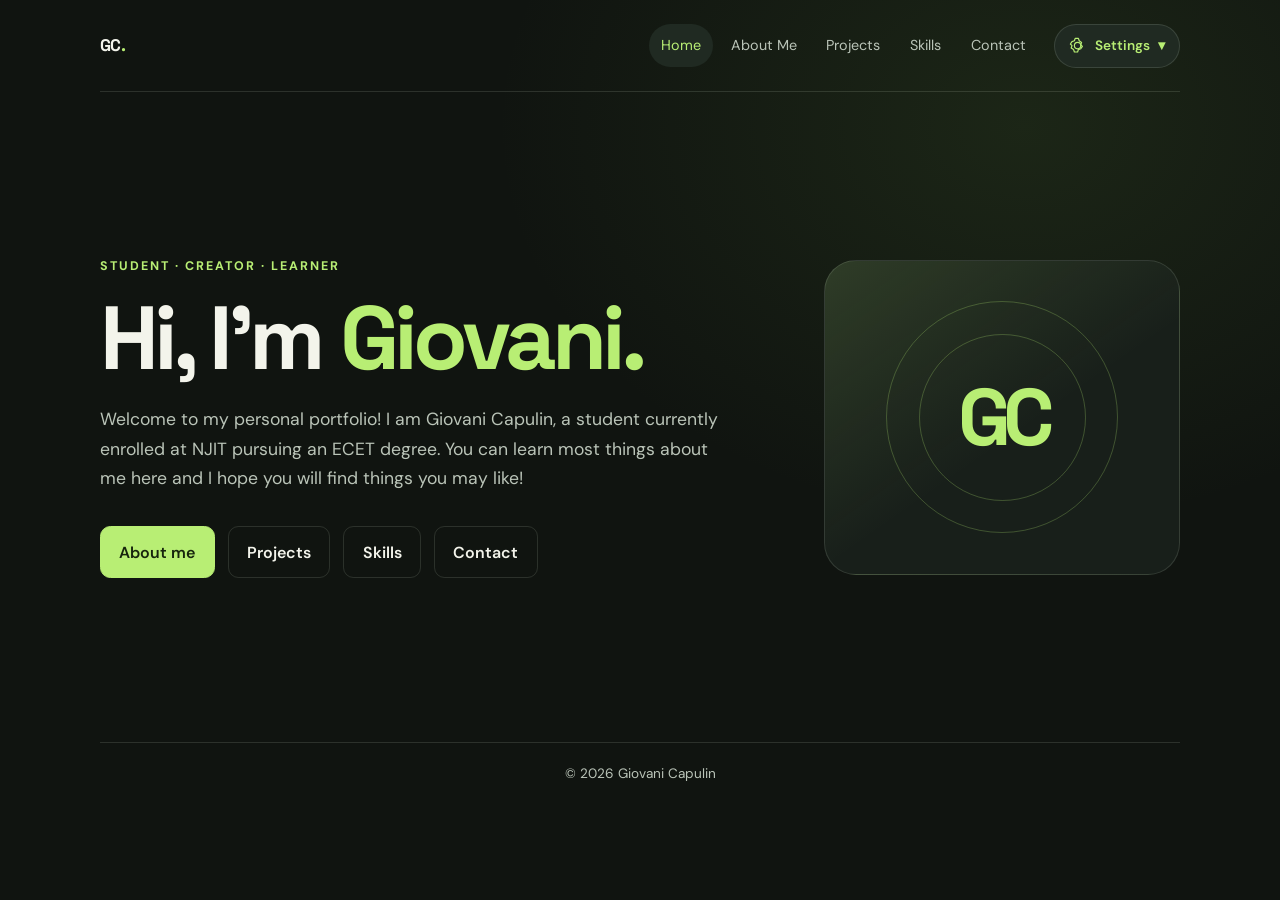
<file: index.html>
<!doctype html>
<html lang="en">
<head>
  <meta charset="utf-8">
  <meta name="viewport" content="width=device-width, initial-scale=1">
  <meta name="description" content="Giovani Capulin's personal portfolio as an NJIT ECET student.">
  <title>Home | Giovani Capulin</title>
  <script src="theme.js?v=2"></script>
  <link rel="stylesheet" href="styles.css?v=2">
  <link rel="icon" type="image/svg+xml" href="favicons/favicon-04.svg">
</head>
<body>
  <a class="skip-link" href="#main">Skip to content</a>
  <header class="site-header">
    <a class="brand" href="index.html">GC<span>.</span></a>
    <nav class="nav-links" aria-label="Main navigation">
      <a href="index.html" aria-current="page">Home</a>
      <a href="about.html">About Me</a>
      <a href="projects.html">Projects</a>
      <a href="skills.html">Skills</a>
      <a href="contact.html">Contact</a>
    </nav>
    <details class="theme-settings" hidden>
      <summary aria-label="Appearance settings"><svg viewBox="0 0 24 24" aria-hidden="true"><path d="M12 8a4 4 0 1 0 0 8 4 4 0 0 0 0-8Z"/><path d="m9 3-1 3-3 1-2 3 2 2-1 3 3 2 1 3h4l1-3 3-1 2-3-2-2 1-3-3-2-1-3Z"/></svg><span>Settings</span><span aria-hidden="true">&#9662;</span></summary>
      <div class="theme-menu" role="group" aria-label="Appearance">
        <p>Appearance</p>
        <button type="button" data-theme-choice="light" aria-pressed="false">Light <span aria-hidden="true">&#9728;</span></button>
        <button type="button" data-theme-choice="dark" aria-pressed="true">Dark <span aria-hidden="true">&#9790;</span></button>
      </div>
    </details>
  </header>
  <main id="main" class="hero">
    <section>
      <p class="eyebrow">Student · Creator · Learner</p>
      <h1>Hi, I’m <span class="highlight">Giovani.</span></h1>
      <p class="hero-copy">Welcome to my personal portfolio! I am Giovani Capulin, a student currently enrolled at NJIT pursuing an ECET degree. You can learn most things about me here and I hope you will find things you may like!</p>
      <div class="hero-actions">
        <a class="button button-primary" href="about.html">About me</a>
        <a class="button" href="projects.html">Projects</a>
        <a class="button" href="skills.html">Skills</a>
        <a class="button" href="contact.html">Contact</a>
      </div>
    </section>
    <aside class="hero-card" aria-label="Giovani Capulin initials">
      <span class="monogram" aria-hidden="true">GC</span>
    </aside>
  </main>
  <footer class="site-footer"><p>© 2026 Giovani Capulin</p></footer>
</body>
</html>
</file>
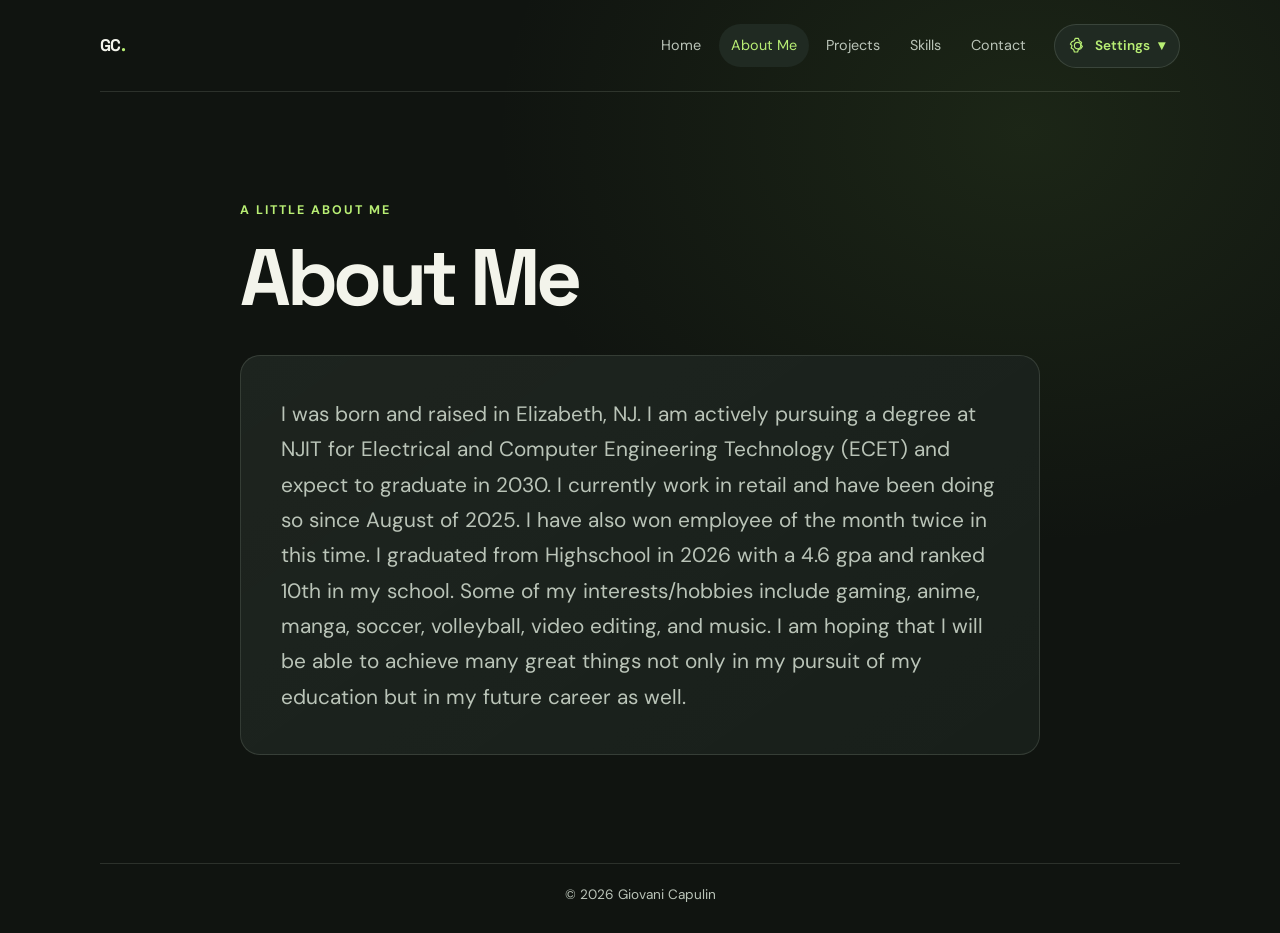
<file: about.html>
<!doctype html>
<html lang="en">
<head>
  <meta charset="utf-8">
  <meta name="viewport" content="width=device-width, initial-scale=1">
  <meta name="description" content="Learn more about Giovani Capulin, an NJIT ECET student.">
  <title>About Me | Giovani Capulin</title>
  <script src="theme.js?v=2"></script>
  <link rel="stylesheet" href="styles.css?v=2">
  <link rel="icon" type="image/svg+xml" href="favicons/favicon-04.svg">
</head>
<body>
  <a class="skip-link" href="#main">Skip to content</a>
  <header class="site-header">
    <a class="brand" href="index.html">GC<span>.</span></a>
    <nav class="nav-links" aria-label="Main navigation">
      <a href="index.html">Home</a>
      <a href="about.html" aria-current="page">About Me</a>
      <a href="projects.html">Projects</a>
      <a href="skills.html">Skills</a>
      <a href="contact.html">Contact</a>
    </nav>
    <details class="theme-settings" hidden>
      <summary aria-label="Appearance settings"><svg viewBox="0 0 24 24" aria-hidden="true"><path d="M12 8a4 4 0 1 0 0 8 4 4 0 0 0 0-8Z"/><path d="m9 3-1 3-3 1-2 3 2 2-1 3 3 2 1 3h4l1-3 3-1 2-3-2-2 1-3-3-2-1-3Z"/></svg><span>Settings</span><span aria-hidden="true">&#9662;</span></summary>
      <div class="theme-menu" role="group" aria-label="Appearance">
        <p>Appearance</p>
        <button type="button" data-theme-choice="light" aria-pressed="false">Light <span aria-hidden="true">&#9728;</span></button>
        <button type="button" data-theme-choice="dark" aria-pressed="true">Dark <span aria-hidden="true">&#9790;</span></button>
      </div>
    </details>
  </header>
  <main id="main" class="page-content">
    <p class="eyebrow">A little about me</p>
    <h1>About Me</h1>
    <section class="content-panel">
      <p class="lead">I was born and raised in Elizabeth, NJ. I am actively pursuing a degree at NJIT for Electrical and Computer Engineering Technology (ECET) and expect to graduate in 2030. I currently work in retail and have been doing so since August of 2025. I have also won employee of the month twice in this time. I graduated from Highschool in 2026 with a 4.6 gpa and ranked 10th in my school. Some of my interests/hobbies include gaming, anime, manga, soccer, volleyball, video editing, and music. I am hoping that I will be able to achieve many great things not only in my pursuit of my education but in my future career as well.</p>
    </section>
  </main>
  <footer class="site-footer"><p>© 2026 Giovani Capulin</p></footer>
</body>
</html>
</file>
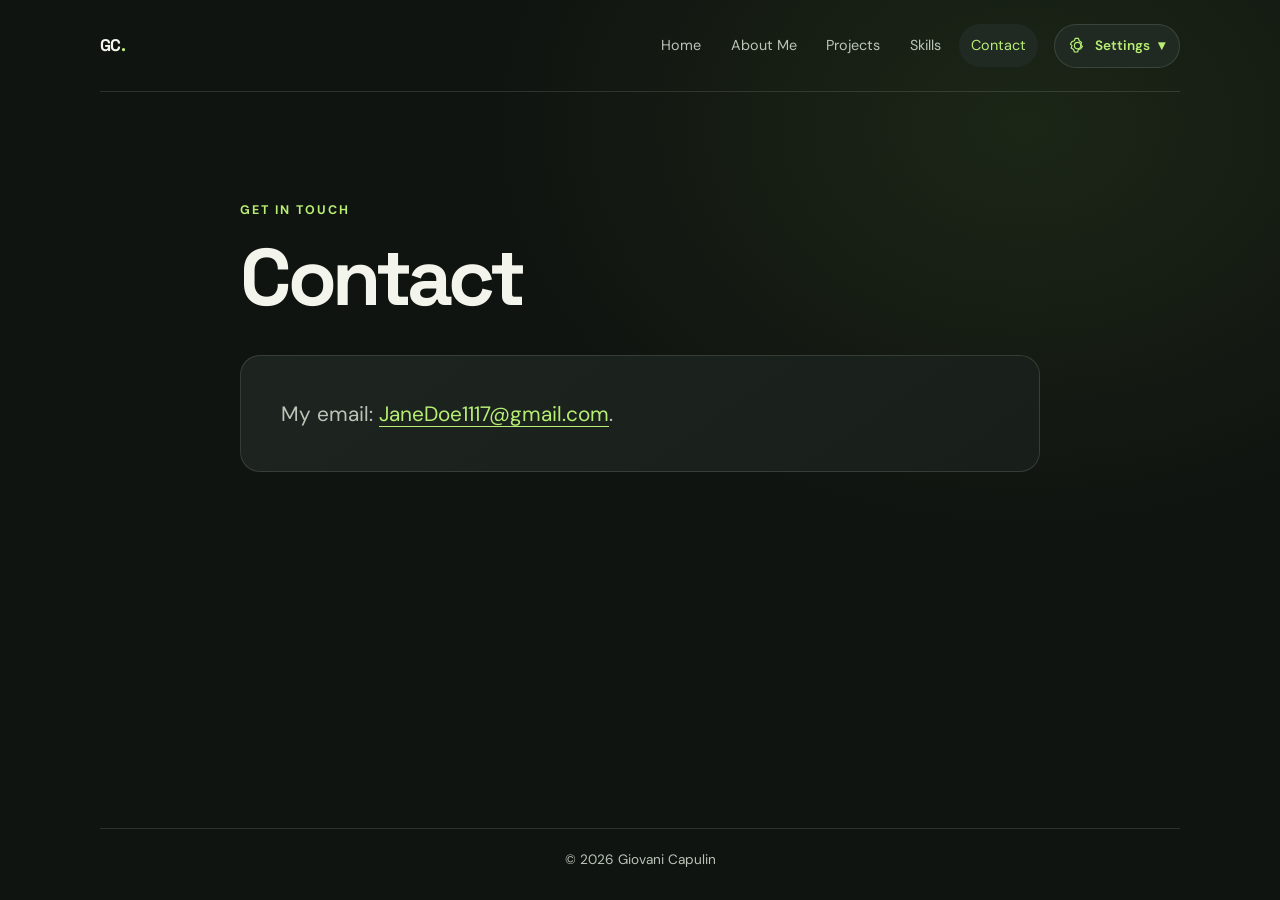
<file: contact.html>
<!doctype html>
<html lang="en">
<head>
  <meta charset="utf-8">
  <meta name="viewport" content="width=device-width, initial-scale=1">
  <meta name="description" content="Contact Giovani Capulin.">
  <title>Contact | Giovani Capulin</title>
  <script src="theme.js?v=2"></script>
  <link rel="stylesheet" href="styles.css?v=2">
  <link rel="icon" type="image/svg+xml" href="favicons/favicon-04.svg">
</head>
<body>
  <a class="skip-link" href="#main">Skip to content</a>
  <header class="site-header">
    <a class="brand" href="index.html">GC<span>.</span></a>
    <nav class="nav-links" aria-label="Main navigation">
      <a href="index.html">Home</a>
      <a href="about.html">About Me</a>
      <a href="projects.html">Projects</a>
      <a href="skills.html">Skills</a>
      <a href="contact.html" aria-current="page">Contact</a>
    </nav>
    <details class="theme-settings" hidden>
      <summary aria-label="Appearance settings"><svg viewBox="0 0 24 24" aria-hidden="true"><path d="M12 8a4 4 0 1 0 0 8 4 4 0 0 0 0-8Z"/><path d="m9 3-1 3-3 1-2 3 2 2-1 3 3 2 1 3h4l1-3 3-1 2-3-2-2 1-3-3-2-1-3Z"/></svg><span>Settings</span><span aria-hidden="true">&#9662;</span></summary>
      <div class="theme-menu" role="group" aria-label="Appearance">
        <p>Appearance</p>
        <button type="button" data-theme-choice="light" aria-pressed="false">Light <span aria-hidden="true">&#9728;</span></button>
        <button type="button" data-theme-choice="dark" aria-pressed="true">Dark <span aria-hidden="true">&#9790;</span></button>
      </div>
    </details>
  </header>
  <main id="main" class="page-content">
    <p class="eyebrow">Get in touch</p>
    <h1>Contact</h1>
    <section class="content-panel">
      <p class="lead">My email: <a class="email-link" href="mailto:JaneDoe1117@gmail.com">JaneDoe1117@gmail.com</a>.</p>
    </section>
  </main>
  <footer class="site-footer"><p>© 2026 Giovani Capulin</p></footer>
</body>
</html>
</file>
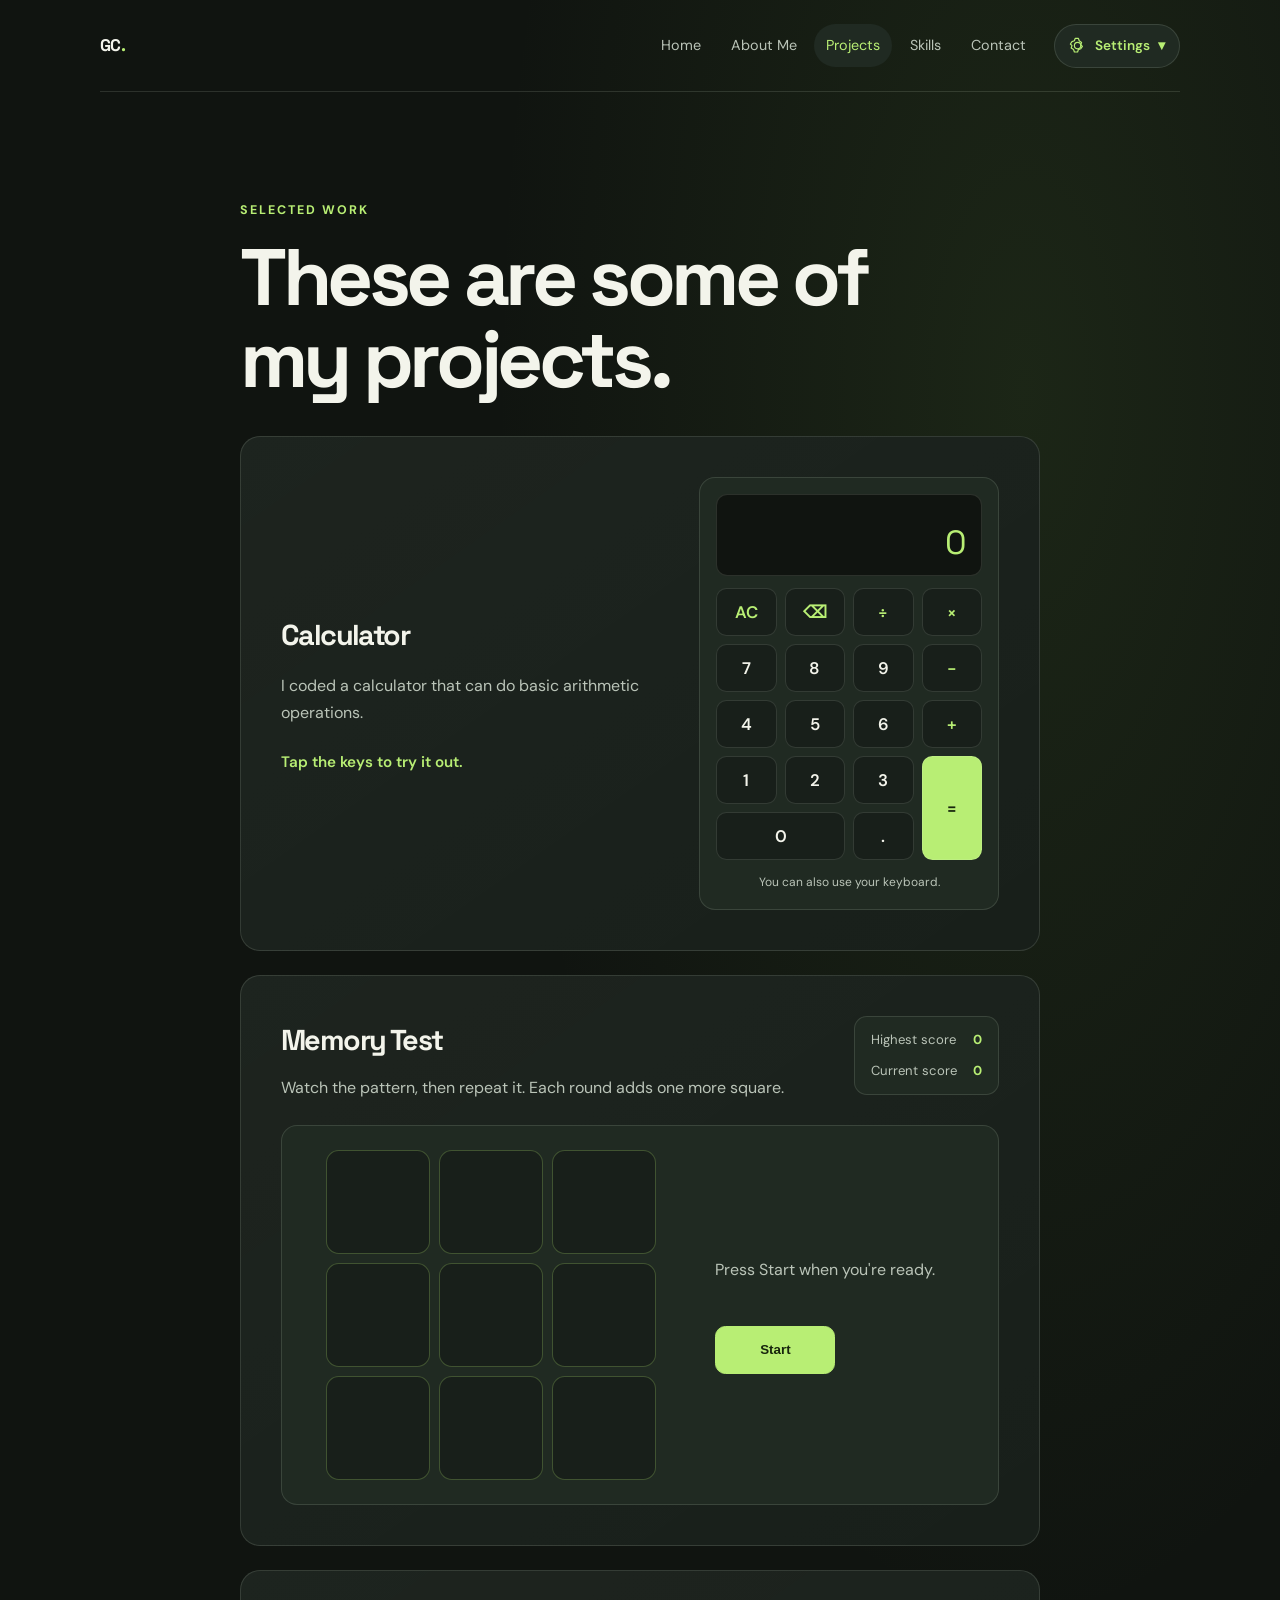
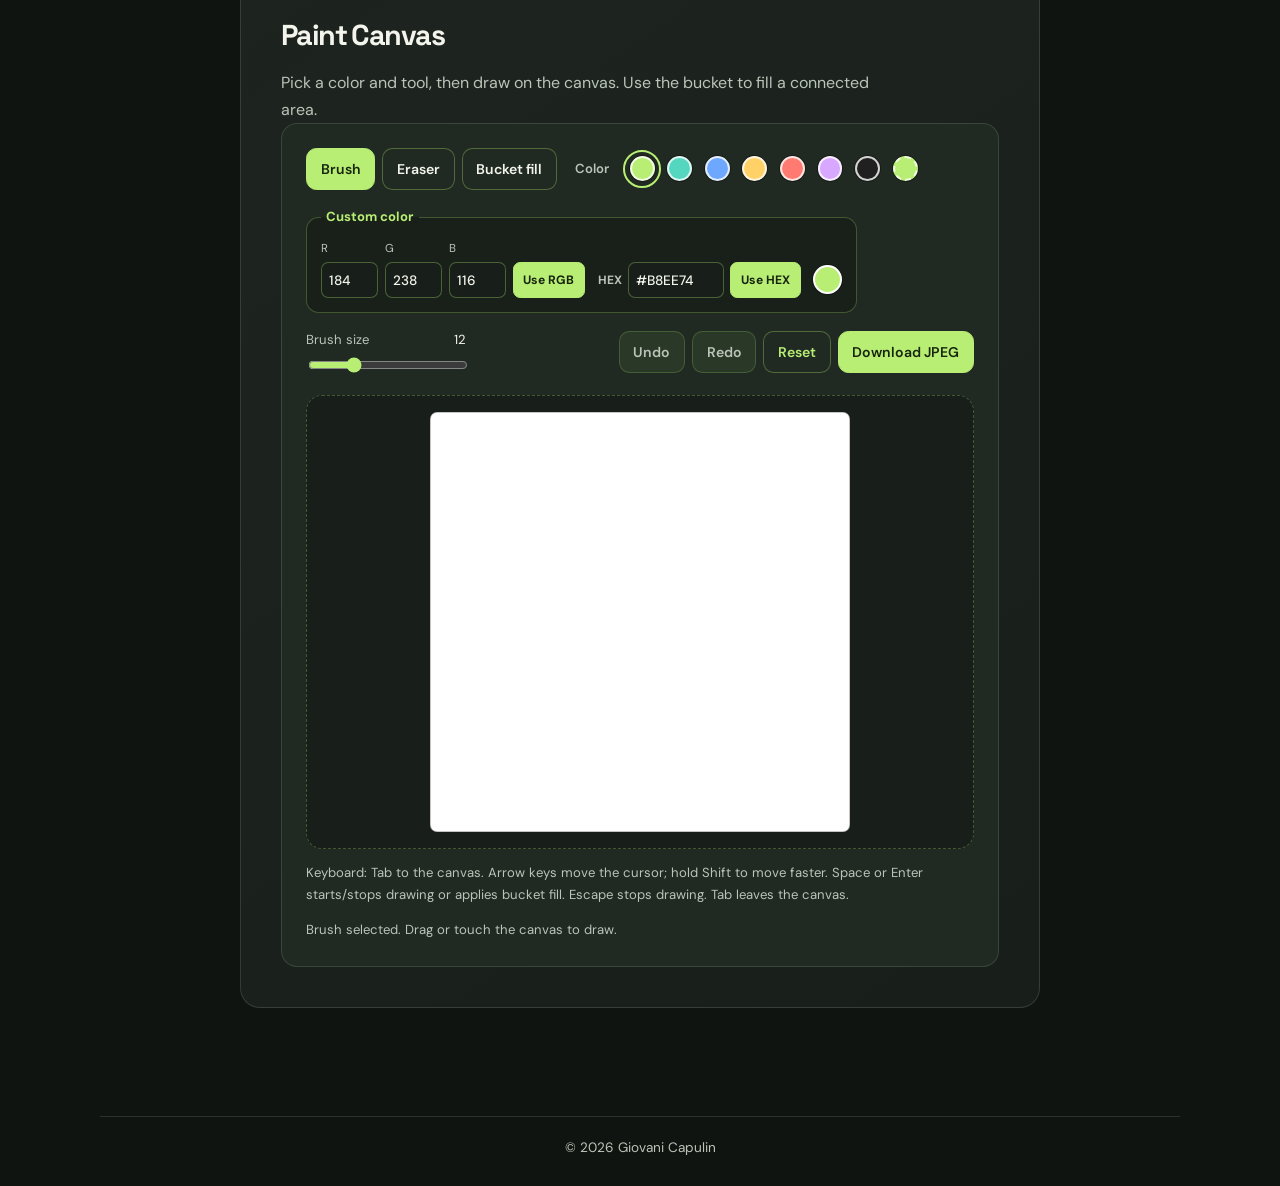
<file: projects.html>
<!doctype html>
<html lang="en">
<head>
  <meta charset="utf-8">
  <meta name="viewport" content="width=device-width, initial-scale=1">
  <meta name="description" content="Projects by Giovani Capulin.">
  <title>Projects | Giovani Capulin</title>
  <script src="theme.js?v=2"></script>
  <link rel="stylesheet" href="styles.css?v=2">
  <link rel="icon" type="image/svg+xml" href="favicons/favicon-04.svg">
</head>
<body>
  <a class="skip-link" href="#main">Skip to content</a>
  <header class="site-header">
    <a class="brand" href="index.html">GC<span>.</span></a>
    <nav class="nav-links" aria-label="Main navigation">
      <a href="index.html">Home</a>
      <a href="about.html">About Me</a>
      <a href="projects.html" aria-current="page">Projects</a>
      <a href="skills.html">Skills</a>
      <a href="contact.html">Contact</a>
    </nav>
    <details class="theme-settings" hidden>
      <summary aria-label="Appearance settings"><svg viewBox="0 0 24 24" aria-hidden="true"><path d="M12 8a4 4 0 1 0 0 8 4 4 0 0 0 0-8Z"/><path d="m9 3-1 3-3 1-2 3 2 2-1 3 3 2 1 3h4l1-3 3-1 2-3-2-2 1-3-3-2-1-3Z"/></svg><span>Settings</span><span aria-hidden="true">&#9662;</span></summary>
      <div class="theme-menu" role="group" aria-label="Appearance">
        <p>Appearance</p>
        <button type="button" data-theme-choice="light" aria-pressed="false">Light <span aria-hidden="true">&#9728;</span></button>
        <button type="button" data-theme-choice="dark" aria-pressed="true">Dark <span aria-hidden="true">&#9790;</span></button>
      </div>
    </details>
  </header>
  <main id="main" class="page-content">
    <p class="eyebrow">Selected work</p>
    <h1>These are some of my projects.</h1>
    <div class="project-list">
    <section class="content-panel project-card" aria-labelledby="calculator-project">
      <div>
        <h2 id="calculator-project">Calculator</h2>
        <p>I coded a calculator that can do basic arithmetic operations.</p>
        <p class="project-hint">Tap the keys to try it out.</p>
      </div>
      <div class="calculator" role="group" aria-label="Basic arithmetic calculator">
        <div class="calculator-display">
          <div class="calculator-expression" id="calculator-expression" aria-hidden="true"></div>
          <output class="calculator-result" id="calculator-result" aria-live="polite" aria-atomic="true">0</output>
        </div>
        <div class="calculator-keys" id="calculator-keys">
          <button class="calc-key calc-key-utility" type="button" data-action="clear" aria-label="Clear">AC</button>
          <button class="calc-key calc-key-utility" type="button" data-action="backspace" aria-label="Delete last digit">⌫</button>
          <button class="calc-key calc-key-operation" type="button" data-action="operator" data-value="/" aria-label="Divide">÷</button>
          <button class="calc-key calc-key-operation" type="button" data-action="operator" data-value="*" aria-label="Multiply">×</button>
          <button class="calc-key" type="button" data-action="digit" data-value="7">7</button>
          <button class="calc-key" type="button" data-action="digit" data-value="8">8</button>
          <button class="calc-key" type="button" data-action="digit" data-value="9">9</button>
          <button class="calc-key calc-key-operation" type="button" data-action="operator" data-value="-" aria-label="Subtract">−</button>
          <button class="calc-key" type="button" data-action="digit" data-value="4">4</button>
          <button class="calc-key" type="button" data-action="digit" data-value="5">5</button>
          <button class="calc-key" type="button" data-action="digit" data-value="6">6</button>
          <button class="calc-key calc-key-operation" type="button" data-action="operator" data-value="+" aria-label="Add">+</button>
          <button class="calc-key" type="button" data-action="digit" data-value="1">1</button>
          <button class="calc-key" type="button" data-action="digit" data-value="2">2</button>
          <button class="calc-key" type="button" data-action="digit" data-value="3">3</button>
          <button class="calc-key calc-key-equals" type="button" data-action="equals" aria-label="Equals">=</button>
          <button class="calc-key calc-key-zero" type="button" data-action="digit" data-value="0">0</button>
          <button class="calc-key" type="button" data-action="decimal" aria-label="Decimal point">.</button>
        </div>
        <p class="calculator-note">You can also use your keyboard.</p>
      </div>
    </section>
    <section class="content-panel memory-project" aria-labelledby="memory-project-title">
      <div class="memory-intro">
        <div>
          <h2 id="memory-project-title">Memory Test</h2>
          <p>Watch the pattern, then repeat it. Each round adds one more square.</p>
        </div>
        <div class="memory-scores" aria-label="Game scores">
          <p>Highest score <strong id="memory-high-score">0</strong></p>
          <p>Current score <strong id="memory-current-score">0</strong></p>
        </div>
      </div>
      <div class="memory-game" id="memory-game">
        <div class="memory-board" id="memory-board" role="group" aria-label="Memory game squares">
          <button class="memory-square" type="button" data-square="0" aria-label="Square 1" disabled></button>
          <button class="memory-square" type="button" data-square="1" aria-label="Square 2" disabled></button>
          <button class="memory-square" type="button" data-square="2" aria-label="Square 3" disabled></button>
          <button class="memory-square" type="button" data-square="3" aria-label="Square 4" disabled></button>
          <button class="memory-square" type="button" data-square="4" aria-label="Square 5" disabled></button>
          <button class="memory-square" type="button" data-square="5" aria-label="Square 6" disabled></button>
          <button class="memory-square" type="button" data-square="6" aria-label="Square 7" disabled></button>
          <button class="memory-square" type="button" data-square="7" aria-label="Square 8" disabled></button>
          <button class="memory-square" type="button" data-square="8" aria-label="Square 9" disabled></button>
        </div>
        <div class="memory-controls">
          <p class="memory-status" id="memory-status" tabindex="-1" aria-live="polite">Press Start when you're ready.</p>
          <button class="button button-primary memory-start" id="memory-start" type="button">Start</button>
        </div>
      </div>
      <div class="memory-dialog" id="memory-dialog" role="dialog" aria-modal="true" aria-labelledby="memory-dialog-title" hidden>
        <div class="memory-dialog-card">
          <button class="memory-dialog-close" id="memory-close" type="button" aria-label="Close and reset game">×</button>
          <h2 id="memory-dialog-title">Nice try!</h2>
          <p id="memory-final-score">Your score: 0</p>
          <button class="button button-primary memory-restart" id="memory-restart" type="button">
            <svg viewBox="0 0 24 24" aria-hidden="true" focusable="false"><path d="M20 7v5h-5M19 12a7 7 0 1 1-2-4.9L20 12"/></svg>
            <span>Try again?</span>
          </button>
        </div>
      </div>
    </section>
    <section class="content-panel paint-project" aria-labelledby="paint-project-title">
      <div class="paint-intro">
        <h2 id="paint-project-title">Paint Canvas</h2>
        <p>Pick a color and tool, then draw on the canvas. Use the bucket to fill a connected area.</p>
      </div>
      <div class="paint-app">
        <div class="paint-controls">
          <div class="paint-control-group" role="group" aria-label="Drawing tools">
            <button class="paint-tool" type="button" data-tool="brush" aria-pressed="true">Brush</button>
            <button class="paint-tool" type="button" data-tool="eraser" aria-pressed="false">Eraser</button>
            <button class="paint-tool" type="button" data-tool="fill" aria-pressed="false">Bucket fill</button>
          </div>
          <fieldset class="paint-colors">
            <legend>Color</legend>
            <button class="paint-color" type="button" data-color="#b8ee74" aria-label="Green" aria-pressed="true"><span class="paint-color-chip" style="background-color: #b8ee74"></span></button>
            <button class="paint-color" type="button" data-color="#55d6be" aria-label="Teal" aria-pressed="false"><span class="paint-color-chip" style="background-color: #55d6be"></span></button>
            <button class="paint-color" type="button" data-color="#6ea8fe" aria-label="Blue" aria-pressed="false"><span class="paint-color-chip" style="background-color: #6ea8fe"></span></button>
            <button class="paint-color" type="button" data-color="#ffd166" aria-label="Yellow" aria-pressed="false"><span class="paint-color-chip" style="background-color: #ffd166"></span></button>
            <button class="paint-color" type="button" data-color="#ff7b72" aria-label="Coral" aria-pressed="false"><span class="paint-color-chip" style="background-color: #ff7b72"></span></button>
            <button class="paint-color" type="button" data-color="#d8a7ff" aria-label="Purple" aria-pressed="false"><span class="paint-color-chip" style="background-color: #d8a7ff"></span></button>
            <button class="paint-color" type="button" data-color="#202020" aria-label="Black" aria-pressed="false"><span class="paint-color-chip" style="background-color: #202020"></span></button>
            <button class="paint-color paint-custom-chip-button" id="paint-custom-color" type="button" data-color="#b8ee74" aria-label="Custom color" aria-pressed="false"><span class="paint-color-chip" id="paint-custom-chip" style="background-color: #b8ee74"></span></button>
          </fieldset>
          <fieldset class="paint-customizer">
            <legend>Custom color</legend>
            <div class="paint-custom-row">
              <div class="paint-rgb-inputs" aria-label="RGB color values">
                <label>R<input id="paint-red" type="number" min="0" max="255" value="184" inputmode="numeric" aria-label="Red value from 0 to 255"></label>
                <label>G<input id="paint-green" type="number" min="0" max="255" value="238" inputmode="numeric" aria-label="Green value from 0 to 255"></label>
                <label>B<input id="paint-blue" type="number" min="0" max="255" value="116" inputmode="numeric" aria-label="Blue value from 0 to 255"></label>
                <button class="paint-apply-color" id="paint-use-rgb" type="button">Use RGB</button>
              </div>
              <div class="paint-hex-input">
                <label for="paint-hex">HEX</label>
                <input id="paint-hex" type="text" value="#B8EE74" maxlength="7" pattern="#[0-9A-Fa-f]{6}" autocomplete="off" spellcheck="false">
                <button class="paint-apply-color" id="paint-use-hex" type="button">Use HEX</button>
              </div>
              <span class="paint-custom-preview" id="paint-custom-preview" role="img" aria-label="Custom color preview" style="background-color: #b8ee74"></span>
            </div>
          </fieldset>
          <label class="paint-size" for="paint-size">
            <span>Brush size <output id="paint-size-value" for="paint-size">12</output></span>
            <input id="paint-size" type="range" min="2" max="40" value="12">
          </label>
          <div class="paint-control-group paint-actions" role="group" aria-label="Canvas actions">
            <button class="paint-action" id="paint-undo" type="button" aria-label="Undo" disabled>Undo</button>
            <button class="paint-action" id="paint-redo" type="button" aria-label="Redo" disabled>Redo</button>
            <button class="paint-action" id="paint-reset" type="button">Reset</button>
            <button class="paint-action paint-download" id="paint-download-jpeg" type="button">Download JPEG</button>
          </div>
        </div>
        <div class="paint-stage">
          <div class="paint-surface">
            <canvas id="paint-canvas" width="420" height="420" tabindex="0" role="application" aria-label="Drawing canvas" aria-describedby="paint-keyboard-help paint-status">
              Your drawing canvas. Use a mouse, touch, or the keyboard controls described below.
            </canvas>
            <span class="paint-keyboard-cursor" id="paint-keyboard-cursor" aria-hidden="true" hidden></span>
          </div>
        </div>
        <p class="paint-status" id="paint-keyboard-help">Keyboard: Tab to the canvas. Arrow keys move the cursor; hold Shift to move faster. Space or Enter starts/stops drawing or applies bucket fill. Escape stops drawing. Tab leaves the canvas.</p>
        <p class="paint-status" id="paint-status" aria-live="polite">Brush selected. Drag or touch the canvas to draw.</p>
      </div>
    </section>
    </div>
  </main>
  <footer class="site-footer"><p>© 2026 Giovani Capulin</p></footer>
  <script>
    (() => {
      const keys = document.getElementById('calculator-keys');
      const display = document.getElementById('calculator-result');
      const expressionDisplay = document.getElementById('calculator-expression');
      let tokens = [];
      let enteringNumber = false;
      let justCalculated = false;

      const render = (result, expression = '') => {
        display.textContent = result;
        expressionDisplay.textContent = expression;
      };
      const format = number => Number.isFinite(number)
        ? String(Number(number.toPrecision(12)))
        : 'Error';

      function calculate(items) {
        const values = [];
        const operators = [];
        const precedence = op => (op === '+' || op === '-') ? 1 : 2;
        for (const item of items) {
          if (!['+', '-', '*', '/'].includes(item)) {
            values.push(Number(item));
            continue;
          }
          while (operators.length && precedence(operators.at(-1)) >= precedence(item)) {
            const op = operators.pop();
            const right = values.pop();
            const left = values.pop();
            values.push(op === '+' ? left + right : op === '-' ? left - right : op === '*' ? left * right : left / right);
          }
          operators.push(item);
        }
        while (operators.length) {
          const op = operators.pop();
          const right = values.pop();
          const left = values.pop();
          values.push(op === '+' ? left + right : op === '-' ? left - right : op === '*' ? left * right : left / right);
        }
        return values[0];
      }

      function press(action, value) {
        if (action === 'clear') {
          tokens = [];
          enteringNumber = false;
          justCalculated = false;
          render('0');
          return;
        }
        if (action === 'digit' || action === 'decimal') {
          if (justCalculated) tokens = [];
          justCalculated = false;
          const last = tokens.length - 1;
          if (action === 'decimal') {
            if (enteringNumber && tokens[last].includes('.')) return;
            if (!enteringNumber) {
              tokens.push('0.');
              enteringNumber = true;
            } else {
              tokens[last] += '.';
            }
          } else if (enteringNumber) {
            tokens[last] = tokens[last] === '0' ? value : tokens[last] + value;
          } else {
            tokens.push(value);
            enteringNumber = true;
          }
          render(tokens[last >= 0 && enteringNumber ? tokens.length - 1 : 0], tokens.filter((_, index) => index < tokens.length - (enteringNumber ? 1 : 0)).join(' '));
          return;
        }
        if (action === 'operator') {
          justCalculated = false;
          if (!tokens.length) {
            if (value === '-') tokens.push('0', '-');
            else return;
          } else if (['+', '-', '*', '/'].includes(tokens.at(-1))) {
            tokens[tokens.length - 1] = value;
          } else {
            tokens.push(value);
          }
          enteringNumber = false;
          render(display.textContent, tokens.join(' '));
          return;
        }
        if (action === 'backspace') {
          if (!enteringNumber || !tokens.length) return;
          const current = tokens.at(-1).slice(0, -1);
          if (!current || current === '-') {
            tokens.pop();
            enteringNumber = false;
            render('0', tokens.join(' '));
          } else {
            tokens[tokens.length - 1] = current;
            render(current, tokens.slice(0, -1).join(' '));
          }
          justCalculated = false;
          return;
        }
        if (action === 'equals') {
          if (!tokens.length || ['+', '-', '*', '/'].includes(tokens.at(-1))) return;
          const expression = tokens.join(' ');
          const answer = calculate(tokens);
          const result = format(answer);
          tokens = result === 'Error' ? [] : [result];
          enteringNumber = false;
          justCalculated = true;
          render(result, `${expression} =`);
        }
      }

      keys.addEventListener('click', event => {
        const button = event.target.closest('button');
        if (button) press(button.dataset.action, button.dataset.value);
      });
      keys.addEventListener('keydown', event => {
        const digit = /^[0-9]$/.test(event.key);
        if (digit) press('digit', event.key);
        else if (event.key === '.') press('decimal');
        else if (['+', '-', '*', '/'].includes(event.key)) press('operator', event.key);
        else if (event.key === 'Enter' || event.key === '=') press('equals');
        else if (event.key === 'Backspace') press('backspace');
        else if (event.key === 'Escape') press('clear');
        else return;
        event.preventDefault();
      });
    })();
  </script>
  <script>
    (() => {
      const board = document.getElementById('memory-board');
      const squares = [...board.querySelectorAll('.memory-square')];
      const startButton = document.getElementById('memory-start');
      const status = document.getElementById('memory-status');
      const currentScore = document.getElementById('memory-current-score');
      const highScore = document.getElementById('memory-high-score');
      const dialog = document.getElementById('memory-dialog');
      const closeButton = document.getElementById('memory-close');
      const finalScore = document.getElementById('memory-final-score');
      const restartButton = document.getElementById('memory-restart');
      const scoreKey = 'giovani-portfolio-memory-high-score';
      const flashDuration = 430;
      const stepDuration = 760;
      let sequence = [];
      let inputIndex = 0;
      let acceptingInput = false;
      let roundTimers = [];
      let best = 0;

      try {
        best = Number(localStorage.getItem(scoreKey)) || 0;
      } catch { /* Keep playing if browser storage is unavailable. */ }
      highScore.textContent = best;

      function clearTimers() {
        roundTimers.forEach(clearTimeout);
        roundTimers = [];
        squares.forEach(square => square.classList.remove('is-lit', 'is-correct'));
      }

      function schedule(callback, delay) {
        const timer = setTimeout(() => {
          roundTimers = roundTimers.filter(activeTimer => activeTimer !== timer);
          callback();
        }, delay);
        roundTimers.push(timer);
      }

      function flash(index, className = 'is-lit') {
        const square = squares[index];
        square.classList.add(className);
        schedule(() => square.classList.remove(className), flashDuration);
      }

      function playRound() {
        acceptingInput = false;
        inputIndex = 0;
        squares.forEach(square => { square.disabled = true; });
        board.classList.add('is-watching');
        status.textContent = 'Watch the pattern.';
        sequence.forEach((squareIndex, step) => {
          schedule(() => flash(squareIndex), step * stepDuration);
        });
        schedule(() => {
          board.classList.remove('is-watching');
          acceptingInput = true;
          squares.forEach(square => { square.disabled = false; });
          status.textContent = 'Your turn! Repeat the pattern.';
        }, sequence.length * stepDuration);
      }

      function beginRound() {
        sequence.push(Math.floor(Math.random() * squares.length));
        playRound();
      }

      function startGame() {
        dialog.hidden = true;
        clearTimers();
        sequence = [];
        currentScore.textContent = '0';
        startButton.disabled = true;
        startButton.textContent = 'Playing…';
        squares.forEach(square => { square.disabled = false; });
        beginRound();
        status.focus();
      }

      function resetGame() {
        clearTimers();
        sequence = [];
        inputIndex = 0;
        acceptingInput = false;
        currentScore.textContent = '0';
        startButton.disabled = false;
        startButton.textContent = 'Start';
        squares.forEach(square => { square.disabled = true; });
        board.classList.remove('is-watching');
        status.textContent = "Press Start when you're ready.";
        dialog.hidden = true;
        startButton.focus();
      }

      function endGame() {
        acceptingInput = false;
        clearTimers();
        board.classList.remove('is-watching');
        startButton.disabled = false;
        startButton.textContent = 'Start';
        squares.forEach(square => { square.disabled = true; });
        status.textContent = 'Game over. Start again whenever you’re ready.';
        finalScore.textContent = `Your score: ${currentScore.textContent}`;
        dialog.hidden = false;
        restartButton.focus();
      }

      function handleSquareClick(event) {
        const square = event.target.closest('.memory-square');
        if (!square || !acceptingInput) return;
        const selected = Number(square.dataset.square);
        if (selected !== sequence[inputIndex]) {
          endGame();
          return;
        }
        flash(selected, 'is-correct');
        inputIndex += 1;
        if (inputIndex === sequence.length) {
          acceptingInput = false;
          const score = sequence.length;
          currentScore.textContent = score;
          if (score > best) {
            best = score;
            highScore.textContent = best;
            try { localStorage.setItem(scoreKey, String(best)); } catch { /* Score remains for this visit. */ }
          }
          status.textContent = 'Nice! Get ready for the next round.';
          schedule(beginRound, 850);
        }
      }

      startButton.addEventListener('click', startGame);
      restartButton.addEventListener('click', startGame);
      closeButton.addEventListener('click', resetGame);
      board.addEventListener('click', handleSquareClick);
      dialog.addEventListener('keydown', event => {
        if (event.key === 'Escape') {
          event.preventDefault();
          resetGame();
        } else if (event.key === 'Tab') {
          const first = closeButton;
          const last = restartButton;
          if (event.shiftKey && document.activeElement === first) {
            event.preventDefault();
            last.focus();
          } else if (!event.shiftKey && document.activeElement === last) {
            event.preventDefault();
            first.focus();
          }
        }
      });
    })();
  </script>
  <script>
    (() => {
      const canvas = document.getElementById('paint-canvas');
      const context = canvas.getContext('2d', { willReadFrequently: true });
      const toolButtons = [...document.querySelectorAll('.paint-tool')];
      const colorButtons = [...document.querySelectorAll('.paint-color')];
      const customColorButton = document.getElementById('paint-custom-color');
      const customColorChip = document.getElementById('paint-custom-chip');
      const customColorPreview = document.getElementById('paint-custom-preview');
      const rgbInputs = [
        document.getElementById('paint-red'),
        document.getElementById('paint-green'),
        document.getElementById('paint-blue')
      ];
      const hexInput = document.getElementById('paint-hex');
      const useRgbButton = document.getElementById('paint-use-rgb');
      const useHexButton = document.getElementById('paint-use-hex');
      const sizeSlider = document.getElementById('paint-size');
      const sizeOutput = document.getElementById('paint-size-value');
      const undoButton = document.getElementById('paint-undo');
      const redoButton = document.getElementById('paint-redo');
      const resetButton = document.getElementById('paint-reset');
      const jpegDownloadButton = document.getElementById('paint-download-jpeg');
      const status = document.getElementById('paint-status');
      const keyboardCursor = document.getElementById('paint-keyboard-cursor');
      const keyboardPoint = { x: canvas.width / 2, y: canvas.height / 2 };
      let keyboardDrawing = false;
      const history = [];
      const redoHistory = [];
      const maxHistory = 20;
      let selectedTool = 'brush';
      let selectedColor = '#b8ee74';
      let brushSize = Number(sizeSlider.value);
      let drawing = false;
      let previousPoint = null;

      function fillWhite() {
        context.save();
        context.fillStyle = '#ffffff';
        context.fillRect(0, 0, canvas.width, canvas.height);
        context.restore();
      }

      function updateHistoryButtons() {
        undoButton.disabled = history.length === 0;
        redoButton.disabled = redoHistory.length === 0;
      }

      function saveState() {
        history.push(context.getImageData(0, 0, canvas.width, canvas.height));
        if (history.length > maxHistory) history.shift();
        redoHistory.length = 0;
        updateHistoryButtons();
      }

      function updateStatus(message) {
        status.textContent = message;
      }

      function rgbToHex(values) {
        return `#${values.map(value => value.toString(16).padStart(2, '0')).join('')}`;
      }

      function readRgbValues() {
        if (rgbInputs.some(input => input.value.trim() === '')) return null;
        const values = rgbInputs.map(input => Number(input.value));
        return values.every(value => Number.isInteger(value) && value >= 0 && value <= 255) ? values : null;
      }

      function syncCustomFields(hex) {
        const normalized = hex.toLowerCase();
        const values = hexToRgba(normalized).slice(0, 3);
        rgbInputs.forEach((input, index) => { input.value = values[index]; });
        hexInput.value = normalized.toUpperCase();
        customColorPreview.style.backgroundColor = normalized;
        customColorChip.style.backgroundColor = normalized;
        customColorButton.dataset.color = normalized;
        customColorButton.setAttribute('aria-label', `Custom color ${normalized.toUpperCase()}`);
      }

      function setColor(hex, selectedButton) {
        selectedColor = hex.toLowerCase();
        colorButtons.forEach(button => button.setAttribute('aria-pressed', String(button === selectedButton)));
        syncCustomFields(selectedColor);
        updateStatus(`Paint color set to ${selectedColor.toUpperCase()}.`);
      }

      function updateCustomPreviewFromRgb() {
        const values = readRgbValues();
        if (!values) return;
        const hex = rgbToHex(values);
        hexInput.value = hex.toUpperCase();
        customColorPreview.style.backgroundColor = hex;
        customColorChip.style.backgroundColor = hex;
        customColorButton.dataset.color = hex;
        customColorButton.setAttribute('aria-label', `Custom color ${hex.toUpperCase()}`);
      }

      function updateCustomRgbFromHex() {
        if (!/^#[0-9a-f]{6}$/i.test(hexInput.value)) return;
        const values = hexToRgba(hexInput.value.toLowerCase()).slice(0, 3);
        rgbInputs.forEach((input, index) => { input.value = values[index]; });
        customColorPreview.style.backgroundColor = hexInput.value;
        customColorChip.style.backgroundColor = hexInput.value;
        customColorButton.dataset.color = hexInput.value.toLowerCase();
        customColorButton.setAttribute('aria-label', `Custom color ${hexInput.value.toUpperCase()}`);
      }

      function chooseTool(tool) {
        selectedTool = tool;
        toolButtons.forEach(button => button.setAttribute('aria-pressed', String(button.dataset.tool === tool)));
        const labels = { brush: 'Brush', eraser: 'Eraser', fill: 'Bucket fill' };
        updateStatus(`${labels[tool]} selected. ${tool === 'fill' ? 'Tap an enclosed area to fill it.' : 'Drag or touch the canvas to draw.'}`);
        canvas.style.cursor = tool === 'fill' ? 'cell' : tool === 'eraser' ? 'grab' : 'crosshair';
      }

      function pointFromEvent(event) {
        const bounds = canvas.getBoundingClientRect();
        return {
          x: (event.clientX - bounds.left) * canvas.width / bounds.width,
          y: (event.clientY - bounds.top) * canvas.height / bounds.height
        };
      }

      function drawDot(point, color) {
        context.beginPath();
        context.arc(point.x, point.y, brushSize / 2, 0, Math.PI * 2);
        context.fillStyle = color;
        context.fill();
      }

      function drawLine(from, to) {
        context.beginPath();
        context.moveTo(from.x, from.y);
        context.lineTo(to.x, to.y);
        context.lineWidth = brushSize;
        context.lineCap = 'round';
        context.lineJoin = 'round';
        context.strokeStyle = selectedTool === 'eraser' ? '#ffffff' : selectedColor;
        context.stroke();
      }

      function sameColor(data, offset, color, tolerance = 80) {
        return Math.abs(data[offset] - color[0]) <= tolerance
          && Math.abs(data[offset + 1] - color[1]) <= tolerance
          && Math.abs(data[offset + 2] - color[2]) <= tolerance
          && Math.abs(data[offset + 3] - color[3]) <= tolerance;
      }

      function hexToRgba(hex) {
        return [
          parseInt(hex.slice(1, 3), 16),
          parseInt(hex.slice(3, 5), 16),
          parseInt(hex.slice(5, 7), 16),
          255
        ];
      }

      function bucketFill(point) {
        const image = context.getImageData(0, 0, canvas.width, canvas.height);
        const data = image.data;
        const x = Math.max(0, Math.min(canvas.width - 1, Math.floor(point.x)));
        const y = Math.max(0, Math.min(canvas.height - 1, Math.floor(point.y)));
        const start = y * canvas.width + x;
        const targetOffset = start * 4;
        const target = Array.from(data.slice(targetOffset, targetOffset + 4));
        const replacement = hexToRgba(selectedColor);
        if (sameColor(target, 0, replacement, 0)) return false;

        const visited = new Uint8Array(canvas.width * canvas.height);
        const queue = new Int32Array(canvas.width * canvas.height);
        let head = 0;
        let tail = 0;
        const addIfMatching = index => {
          if (index < 0 || index >= visited.length || visited[index]) return;
          visited[index] = 1;
          if (sameColor(data, index * 4, target)) queue[tail++] = index;
        };
        addIfMatching(start);
        while (head < tail) {
          const index = queue[head++];
          const offset = index * 4;
          data[offset] = replacement[0];
          data[offset + 1] = replacement[1];
          data[offset + 2] = replacement[2];
          data[offset + 3] = replacement[3];
          const px = index % canvas.width;
          if (px > 0) addIfMatching(index - 1);
          if (px < canvas.width - 1) addIfMatching(index + 1);
          if (index >= canvas.width) addIfMatching(index - canvas.width);
          if (index < visited.length - canvas.width) addIfMatching(index + canvas.width);
        }
        if (!tail) return false;
        saveState();
        context.putImageData(image, 0, 0);
        return true;
      }

      function undo() {
        if (!history.length) return;
        redoHistory.push(context.getImageData(0, 0, canvas.width, canvas.height));
        context.putImageData(history.pop(), 0, 0);
        updateHistoryButtons();
        updateStatus('Last change undone.');
      }

      function redo() {
        if (!redoHistory.length) return;
        history.push(context.getImageData(0, 0, canvas.width, canvas.height));
        context.putImageData(redoHistory.pop(), 0, 0);
        updateHistoryButtons();
        updateStatus('Change restored.');
      }

      function resetCanvas() {
        saveState();
        fillWhite();
        updateStatus('Canvas reset. Use Undo to restore your drawing.');
      }

      function downloadCanvas() {
        canvas.toBlob(blob => {
          if (!blob) {
            updateStatus('Could not create the image. Try again.');
            return;
          }
          const url = URL.createObjectURL(blob);
          const link = document.createElement('a');
          link.href = url;
          link.download = 'my-painting.jpg';
          link.click();
          setTimeout(() => URL.revokeObjectURL(url), 1000);
          updateStatus('Your painting was downloaded as a JPEG.');
        }, 'image/jpeg', 0.92);
      }

      function updateKeyboardCursor() {
        keyboardCursor.style.left = `${keyboardPoint.x / canvas.width * 100}%`;
        keyboardCursor.style.top = `${keyboardPoint.y / canvas.height * 100}%`;
        keyboardCursor.classList.toggle('is-drawing', keyboardDrawing);
      }

      function stopKeyboardDrawing() {
        if (keyboardDrawing) updateStatus('Drawing stopped.');
        keyboardDrawing = false;
        updateKeyboardCursor();
      }

      canvas.addEventListener('focus', () => {
        keyboardCursor.hidden = false;
        updateKeyboardCursor();
        updateStatus(`Cursor at ${keyboardPoint.x}, ${keyboardPoint.y}. Use arrow keys to move and Space or Enter to paint.`);
      });
      canvas.addEventListener('blur', () => {
        stopKeyboardDrawing();
        keyboardCursor.hidden = true;
      });
      canvas.addEventListener('keydown', event => {
        if (event.ctrlKey || event.metaKey || event.altKey) return;
        const directions = { ArrowLeft: [-1, 0], ArrowRight: [1, 0], ArrowUp: [0, -1], ArrowDown: [0, 1] };
        if (directions[event.key]) {
          event.preventDefault();
          if (drawing) return;
          const from = { ...keyboardPoint };
          const step = event.shiftKey ? 10 : 2;
          keyboardPoint.x = Math.max(0, Math.min(canvas.width - 1, from.x + directions[event.key][0] * step));
          keyboardPoint.y = Math.max(0, Math.min(canvas.height - 1, from.y + directions[event.key][1] * step));
          if (keyboardDrawing) drawLine(from, keyboardPoint);
          updateKeyboardCursor();
          updateStatus(`Cursor at ${keyboardPoint.x}, ${keyboardPoint.y}. ${keyboardDrawing ? 'Drawing.' : 'Drawing stopped.'}`);
        } else if (event.key === ' ' || event.key === 'Enter') {
          event.preventDefault();
          if (event.repeat || drawing) return;
          if (selectedTool === 'fill') {
            updateStatus(bucketFill(keyboardPoint) ? 'Area filled.' : 'That area already has the selected color.');
          } else if (keyboardDrawing) {
            stopKeyboardDrawing();
          } else {
            saveState();
            keyboardDrawing = true;
            drawDot(keyboardPoint, selectedTool === 'eraser' ? '#ffffff' : selectedColor);
            updateKeyboardCursor();
            updateStatus('Drawing started. Use arrow keys to draw; Space, Enter, or Escape to stop.');
          }
        } else if (event.key === 'Escape') {
          event.preventDefault();
          stopKeyboardDrawing();
        }
      });

      canvas.addEventListener('pointerdown', event => {
        if (event.button !== 0 && event.pointerType === 'mouse') return;
        event.preventDefault();
        stopKeyboardDrawing();
        keyboardCursor.hidden = true;
        const point = pointFromEvent(event);
        if (selectedTool === 'fill') {
          if (bucketFill(point)) updateStatus('Area filled.');
          else updateStatus('That area already has the selected color.');
          return;
        }
        saveState();
        drawing = true;
        previousPoint = point;
        canvas.setPointerCapture(event.pointerId);
        drawDot(point, selectedTool === 'eraser' ? '#ffffff' : selectedColor);
      });

      canvas.addEventListener('pointermove', event => {
        if (!drawing) return;
        const point = pointFromEvent(event);
        drawLine(previousPoint, point);
        previousPoint = point;
      });

      function stopDrawing() {
        if (!drawing) return;
        drawing = false;
        previousPoint = null;
      }
      canvas.addEventListener('pointerup', stopDrawing);
      canvas.addEventListener('pointercancel', stopDrawing);
      canvas.addEventListener('lostpointercapture', stopDrawing);

      toolButtons.forEach(button => button.addEventListener('click', () => chooseTool(button.dataset.tool)));
      colorButtons.forEach(button => button.addEventListener('click', () => setColor(button.dataset.color, button)));
      rgbInputs.forEach(input => input.addEventListener('input', updateCustomPreviewFromRgb));
      hexInput.addEventListener('input', updateCustomRgbFromHex);
      useRgbButton.addEventListener('click', () => {
        const values = readRgbValues();
        if (!values) {
          updateStatus('Enter whole-number RGB values from 0 to 255.');
          return;
        }
        setColor(rgbToHex(values), customColorButton);
      });
      useHexButton.addEventListener('click', () => {
        if (!/^#[0-9a-f]{6}$/i.test(hexInput.value)) {
          updateStatus('Enter a HEX color in the format #RRGGBB.');
          return;
        }
        setColor(hexInput.value, customColorButton);
      });
      sizeSlider.addEventListener('input', () => {
        brushSize = Number(sizeSlider.value);
        sizeOutput.value = brushSize;
        sizeOutput.textContent = brushSize;
      });
      undoButton.addEventListener('click', undo);
      redoButton.addEventListener('click', redo);
      resetButton.addEventListener('click', resetCanvas);
      jpegDownloadButton.addEventListener('click', downloadCanvas);

      fillWhite();
      syncCustomFields(selectedColor);
      updateHistoryButtons();
    })();
  </script>
</body>
</html>
</file>
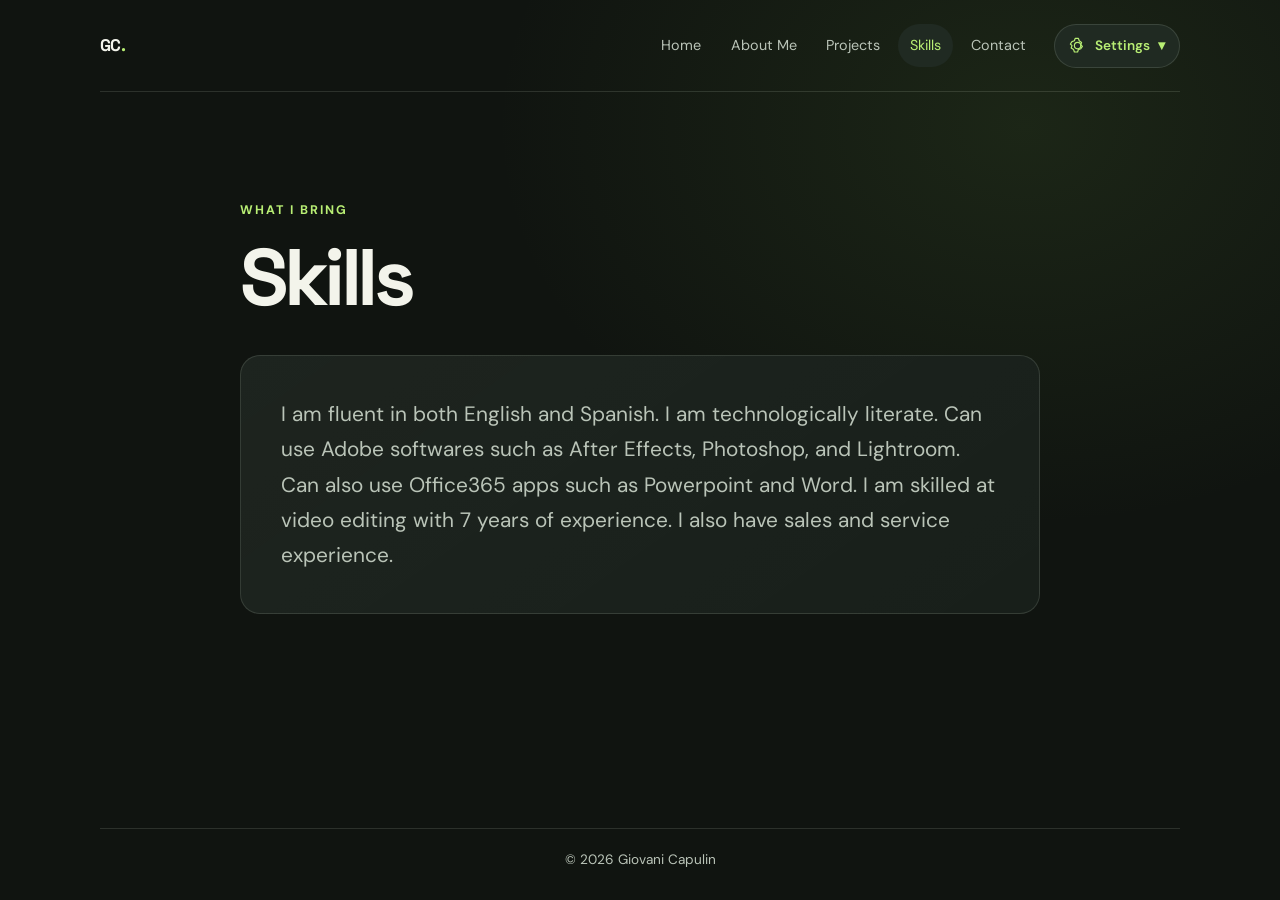
<file: skills.html>
<!doctype html>
<html lang="en">
<head>
  <meta charset="utf-8">
  <meta name="viewport" content="width=device-width, initial-scale=1">
  <meta name="description" content="Skills and experience of Giovani Capulin.">
  <title>Skills | Giovani Capulin</title>
  <script src="theme.js?v=2"></script>
  <link rel="stylesheet" href="styles.css?v=2">
  <link rel="icon" type="image/svg+xml" href="favicons/favicon-04.svg">
</head>
<body>
  <a class="skip-link" href="#main">Skip to content</a>
  <header class="site-header">
    <a class="brand" href="index.html">GC<span>.</span></a>
    <nav class="nav-links" aria-label="Main navigation">
      <a href="index.html">Home</a>
      <a href="about.html">About Me</a>
      <a href="projects.html">Projects</a>
      <a href="skills.html" aria-current="page">Skills</a>
      <a href="contact.html">Contact</a>
    </nav>
    <details class="theme-settings" hidden>
      <summary aria-label="Appearance settings"><svg viewBox="0 0 24 24" aria-hidden="true"><path d="M12 8a4 4 0 1 0 0 8 4 4 0 0 0 0-8Z"/><path d="m9 3-1 3-3 1-2 3 2 2-1 3 3 2 1 3h4l1-3 3-1 2-3-2-2 1-3-3-2-1-3Z"/></svg><span>Settings</span><span aria-hidden="true">&#9662;</span></summary>
      <div class="theme-menu" role="group" aria-label="Appearance">
        <p>Appearance</p>
        <button type="button" data-theme-choice="light" aria-pressed="false">Light <span aria-hidden="true">&#9728;</span></button>
        <button type="button" data-theme-choice="dark" aria-pressed="true">Dark <span aria-hidden="true">&#9790;</span></button>
      </div>
    </details>
  </header>
  <main id="main" class="page-content">
    <p class="eyebrow">What I bring</p>
    <h1>Skills</h1>
    <section class="content-panel">
      <p class="lead">I am fluent in both English and Spanish. I am technologically literate. Can use Adobe softwares such as After Effects, Photoshop, and Lightroom. Can also use Office365 apps such as Powerpoint and Word. I am skilled at video editing with 7 years of experience. I also have sales and service experience.</p>
    </section>
  </main>
  <footer class="site-footer"><p>© 2026 Giovani Capulin</p></footer>
</body>
</html>
</file>
<file: styles.css>
@import url('https://fonts.googleapis.com/css2?family=DM+Sans:wght@400;500;600;700&family=Space+Grotesk:wght@400;500;600;700&display=swap');

:root {
  color-scheme: dark;
  --page: #101410;
  --surface: #181f1a;
  --surface-light: #202a22;
  --text: #f3f4eb;
  --muted: #bac4b8;
  --green: #b8ee74;
  --green-dark: #17250d;
  --line: rgba(231, 242, 224, 0.13);
  --accent-hover: #c8f58d;
  --link-hover: #d5ffac;
}

* { box-sizing: border-box; }

html { min-width: 320px; scroll-behavior: smooth; }

body {
  min-height: 100vh;
  margin: 0;
  background:
    radial-gradient(ellipse at 80% 14%, rgba(90, 132, 57, 0.16), transparent 33rem),
    var(--page);
  color: var(--text);
  font-family: 'DM Sans', sans-serif;
  line-height: 1.7;
}

a { color: inherit; }

.skip-link {
  position: absolute;
  top: 0.75rem;
  left: 0.75rem;
  z-index: 2;
  padding: 0.6rem 0.9rem;
  transform: translateY(-160%);
  border-radius: 0.5rem;
  background: var(--green);
  color: var(--green-dark);
}

.skip-link:focus { transform: translateY(0); }

.site-header, .site-footer, main {
  width: min(1080px, calc(100% - 3rem));
  margin-inline: auto;
}

.site-header {
  display: flex;
  min-height: 92px;
  align-items: center;
  justify-content: space-between;
  gap: 2rem;
  border-bottom: 1px solid var(--line);
}

.brand {
  color: var(--text);
  font-family: 'Space Grotesk', sans-serif;
  font-size: 1.05rem;
  font-weight: 700;
  letter-spacing: -0.04em;
  text-decoration: none;
}

.brand span { color: var(--green); }

.nav-links {
  display: flex;
  flex-wrap: wrap;
  justify-content: flex-end;
  gap: 0.35rem;
}

.nav-links a {
  padding: 0.55rem 0.75rem;
  border-radius: 999px;
  color: var(--muted);
  font-size: 0.9rem;
  text-decoration: none;
  transition: background 160ms ease, color 160ms ease;
}

.nav-links a:hover, .nav-links a[aria-current="page"] {
  background: var(--surface-light);
  color: var(--green);
}

main { min-height: calc(100vh - 164px); }

.hero {
  display: grid;
  min-height: 650px;
  align-content: center;
  grid-template-columns: minmax(0, 1.3fr) minmax(240px, 0.7fr);
  align-items: center;
  gap: 4rem;
  padding-block: 5rem;
}

.eyebrow {
  margin: 0 0 1rem;
  color: var(--green);
  font-size: 0.78rem;
  font-weight: 700;
  letter-spacing: 0.16em;
  text-transform: uppercase;
}

h1, h2, p { margin-top: 0; }

h1, h2 {
  font-family: 'Space Grotesk', sans-serif;
  letter-spacing: -0.055em;
}

h1 {
  max-width: 720px;
  margin-bottom: 1.25rem;
  font-size: clamp(3rem, 7vw, 5.8rem);
  line-height: 1.02;
}

h1 .highlight { color: var(--green); }

.hero-copy {
  max-width: 620px;
  margin-bottom: 2rem;
  color: var(--muted);
  font-size: 1.1rem;
}

.hero-actions { display: flex; flex-wrap: wrap; gap: 0.8rem; }

.button {
  display: inline-flex;
  min-height: 48px;
  align-items: center;
  justify-content: center;
  padding: 0.7rem 1.15rem;
  border: 1px solid var(--line);
  border-radius: 0.65rem;
  color: var(--text);
  font-weight: 600;
  text-decoration: none;
  transition: transform 160ms ease, border-color 160ms ease, background 160ms ease;
}

.button:hover { transform: translateY(-2px); border-color: var(--green); }
.button-primary { border-color: var(--green); background: var(--green); color: var(--green-dark); }
.button-primary:hover { background: var(--accent-hover); }

.hero-card {
  position: relative;
  display: grid;
  min-height: 315px;
  place-items: center;
  overflow: hidden;
  border: 1px solid var(--line);
  border-radius: 2rem;
  background:
    linear-gradient(145deg, rgba(184, 238, 116, 0.14), transparent 55%),
    var(--surface);
}

.hero-card::before, .hero-card::after {
  position: absolute;
  width: 230px;
  height: 230px;
  border: 1px solid rgba(184, 238, 116, 0.25);
  border-radius: 50%;
  content: '';
}

.hero-card::after { width: 165px; height: 165px; }

.monogram {
  z-index: 1;
  color: var(--green);
  font-family: 'Space Grotesk', sans-serif;
  font-size: 5rem;
  font-weight: 700;
  letter-spacing: -0.1em;
}

.page-content {
  max-width: 800px;
  padding-block: clamp(4rem, 12vh, 8rem);
}

.page-content h1 { font-size: clamp(2.8rem, 7vw, 5rem); }
.page-content .lead { color: var(--muted); font-size: clamp(1.1rem, 2vw, 1.3rem); }

.content-panel {
  margin-top: 2.25rem;
  padding: clamp(1.5rem, 5vw, 2.5rem);
  border: 1px solid var(--line);
  border-radius: 1.25rem;
  background: linear-gradient(145deg, rgba(255, 255, 255, 0.025), transparent), var(--surface);
}

.content-panel p:last-child { margin-bottom: 0; }

.empty-state {
  display: grid;
  min-height: 180px;
  place-items: center;
  border: 1px dashed rgba(184, 238, 116, 0.35);
  border-radius: 0.9rem;
  color: var(--muted);
  text-align: center;
}

.project-card {
  display: grid;
  grid-template-columns: minmax(0, 1fr) minmax(240px, 300px);
  align-items: center;
  gap: 2rem;
}

.project-list { display: grid; gap: 1.5rem; margin-top: 2.25rem; }
.project-list .content-panel { margin-top: 0; }
.project-card h2 { margin-bottom: 0.7rem; font-size: 1.8rem; }
.project-card p { color: var(--muted); }
.project-card .project-hint { margin-top: 1.5rem; color: var(--green); font-size: 0.95rem; font-weight: 600; }

.calculator {
  padding: 1rem;
  border: 1px solid var(--line);
  border-radius: 1rem;
  background: var(--surface-light);
}

.calculator-display {
  display: flex;
  min-height: 82px;
  flex-direction: column;
  justify-content: flex-end;
  align-items: flex-end;
  overflow: hidden;
  margin-bottom: 0.75rem;
  padding: 0.75rem 0.9rem;
  border: 1px solid var(--line);
  border-radius: 0.7rem;
  background: var(--page);
  font-family: 'Space Grotesk', sans-serif;
}

.calculator-expression {
  width: 100%;
  min-height: 1.2em;
  overflow: hidden;
  color: var(--muted);
  font-size: 0.78rem;
  text-align: right;
  text-overflow: ellipsis;
  white-space: nowrap;
}

.calculator-result {
  width: 100%;
  overflow: hidden;
  color: var(--green);
  font-size: clamp(1.6rem, 5vw, 2.1rem);
  line-height: 1.2;
  text-align: right;
  text-overflow: ellipsis;
  white-space: nowrap;
}

.calculator-keys { display: grid; grid-template-columns: repeat(4, minmax(0, 1fr)); gap: 0.5rem; }

.calc-key {
  min-height: 48px;
  padding: 0.45rem;
  border: 1px solid var(--line);
  border-radius: 0.65rem;
  background: var(--surface);
  color: var(--text);
  font: 600 1.05rem 'DM Sans', sans-serif;
  cursor: pointer;
  transition: transform 120ms ease, border-color 120ms ease, background 120ms ease;
}

.calc-key:hover { transform: translateY(-1px); border-color: var(--green); }
.calc-key:active { transform: translateY(0); background: var(--surface-light); }
.calc-key-utility, .calc-key-operation { color: var(--green); }
.calc-key-equals { grid-column: 4; grid-row: 4 / span 2; background: var(--green); color: var(--green-dark); }
.calc-key-zero { grid-column: span 2; }
.calculator-note { margin: 0.75rem 0 0; color: var(--muted); font-size: 0.75rem; text-align: center; }

.memory-project { position: relative; }
.memory-project h2 { margin-bottom: 0.55rem; font-size: 1.8rem; }
.memory-project p { color: var(--muted); }
.memory-intro { display: flex; align-items: flex-start; justify-content: space-between; gap: 1.5rem; }
.memory-scores { display: grid; flex: 0 0 auto; gap: 0.55rem; min-width: 145px; padding: 0.75rem 1rem; border: 1px solid var(--line); border-radius: 0.8rem; background: var(--surface-light); }
.memory-scores p { display: flex; justify-content: space-between; gap: 0.8rem; margin: 0; font-size: 0.82rem; }
.memory-scores strong { color: var(--green); font-variant-numeric: tabular-nums; }
.memory-game { display: grid; grid-template-columns: minmax(220px, 1fr) minmax(180px, 0.7fr); align-items: center; gap: clamp(1.25rem, 4vw, 2.5rem); margin-top: 1.5rem; padding: clamp(1rem, 4vw, 1.5rem); border: 1px solid var(--line); border-radius: 1rem; background: var(--surface-light); }
.memory-board { display: grid; width: min(100%, 330px); justify-self: center; grid-template-columns: repeat(3, minmax(0, 1fr)); gap: 0.55rem; }
.memory-square { aspect-ratio: 1; padding: 0; border: 1px solid rgba(184, 238, 116, 0.25); border-radius: 0.8rem; background: var(--surface); cursor: pointer; transition: background 180ms ease, box-shadow 180ms ease, transform 120ms ease, border-color 180ms ease; }
.memory-square:hover:not(:disabled) { transform: scale(1.035); border-color: var(--green); }
.memory-square:disabled { cursor: default; }
.memory-square.is-lit { border-color: var(--green); background: var(--green); box-shadow: 0 0 1.5rem rgba(184, 238, 116, 0.5); }
.memory-square.is-correct { border-color: var(--green); background: rgba(184, 238, 116, 0.48); box-shadow: 0 0 1rem rgba(184, 238, 116, 0.25); }
.memory-controls { display: grid; justify-items: start; gap: 1rem; }
.memory-status { min-height: 3.4em; margin: 0; color: var(--muted); }
.memory-start { min-width: 120px; cursor: pointer; }
.memory-start:disabled { cursor: wait; opacity: 0.7; }
.memory-dialog { position: absolute; z-index: 3; inset: 0; display: flex; align-items: center; justify-content: center; padding: 1rem; border-radius: 1.25rem; background: rgba(16, 20, 16, 0.88); backdrop-filter: blur(4px); }
.memory-dialog[hidden] { display: none; }
.memory-dialog-card { position: relative; width: min(100%, 360px); margin: auto; padding: 2rem 1.5rem 1.5rem; border: 1px solid rgba(184, 238, 116, 0.45); border-radius: 1.25rem; background: var(--surface); color: var(--text); text-align: center; box-shadow: 0 1.5rem 5rem rgba(0, 0, 0, 0.55); }
.memory-dialog h2 { margin-bottom: 0.6rem; color: var(--green); font-size: 2rem; }
.memory-dialog p { margin-bottom: 1.4rem; color: var(--muted); }
.memory-dialog-close { position: absolute; top: 0.5rem; right: 0.55rem; display: grid; width: 2.1rem; height: 2.1rem; place-items: center; border: 1px solid var(--green); border-radius: 50%; background: var(--green); color: var(--green-dark); font: 700 1.4rem/1 'DM Sans', sans-serif; cursor: pointer; transition: background 160ms ease, transform 160ms ease; }
.memory-dialog-close:hover { transform: scale(1.06); background: var(--accent-hover); }
.memory-restart { display: inline-flex; gap: 0.55rem; cursor: pointer; }
.memory-restart svg { width: 1.15rem; height: 1.15rem; fill: none; stroke: currentColor; stroke-linecap: round; stroke-linejoin: round; stroke-width: 1.8; }

.paint-intro h2 { margin-bottom: 0.55rem; font-size: 1.8rem; }
.paint-intro p { max-width: 620px; color: var(--muted); }
.paint-app { padding: clamp(1rem, 4vw, 1.5rem); border: 1px solid var(--line); border-radius: 1rem; background: var(--surface-light); }
.paint-controls { display: flex; flex-wrap: wrap; align-items: center; gap: 1rem; }
.paint-control-group { display: flex; flex-wrap: wrap; gap: 0.45rem; }
.paint-tool, .paint-action { min-height: 42px; padding: 0.55rem 0.85rem; border: 1px solid rgba(184, 238, 116, 0.32); border-radius: 0.65rem; background: var(--surface-light); color: var(--text); font: 600 0.88rem 'DM Sans', sans-serif; cursor: pointer; transition: border-color 160ms ease, background 160ms ease, color 160ms ease; }
.paint-tool:hover, .paint-action:hover:not(:disabled) { border-color: var(--green); }
.paint-tool[aria-pressed="true"] { border-color: var(--green); background: var(--green); color: var(--green-dark); }
.paint-action:disabled { border-color: rgba(184, 238, 116, 0.2); background: rgba(184, 238, 116, 0.07); color: var(--muted); cursor: not-allowed; }
.paint-colors { display: flex; flex-wrap: wrap; align-items: center; gap: 0.45rem; min-width: 0; margin: 0; padding: 0; border: 0; }
.paint-colors legend { float: left; margin-right: 0.55rem; color: var(--muted); font-size: 0.82rem; font-weight: 600; }
.paint-color { display: grid; width: 1.9rem; height: 1.9rem; place-items: center; padding: 0; border: 0; border-radius: 50%; background: transparent; cursor: pointer; }
.paint-color-chip { display: block; width: 1.55rem; height: 1.55rem; border: 2px solid rgba(255, 255, 255, 0.8); border-radius: 50%; box-shadow: 0 0 0 1px rgba(16, 20, 16, 0.6); }
.paint-color[aria-pressed="true"] { outline: 2px solid var(--green); outline-offset: 2px; }
.paint-custom-chip-button .paint-color-chip { border-style: dashed; }
.paint-customizer { min-width: min(100%, 390px); margin: 0; padding: 0.7rem 0.85rem 0.85rem; border: 1px solid rgba(184, 238, 116, 0.26); border-radius: 0.8rem; background: rgba(16, 20, 16, 0.45); }
.paint-customizer legend { padding-inline: 0.35rem; color: var(--green); font-size: 0.82rem; font-weight: 700; }
.paint-custom-row { display: flex; flex-wrap: wrap; align-items: flex-end; gap: 0.8rem; }
.paint-rgb-inputs, .paint-hex-input { display: flex; align-items: flex-end; gap: 0.4rem; }
.paint-rgb-inputs label { display: grid; gap: 0.2rem; color: var(--muted); font-size: 0.72rem; }
.paint-rgb-inputs input, .paint-hex-input input { min-height: 36px; padding: 0.35rem 0.45rem; border: 1px solid rgba(184, 238, 116, 0.32); border-radius: 0.45rem; background: var(--surface); color: var(--text); font: 500 0.85rem 'DM Sans', sans-serif; }
.paint-rgb-inputs input { width: 3.6rem; }
.paint-hex-input { align-items: center; }
.paint-hex-input label { color: var(--muted); font-size: 0.75rem; font-weight: 700; }
.paint-hex-input input { width: 6rem; text-transform: uppercase; }
.paint-apply-color { min-height: 36px; padding: 0.4rem 0.6rem; border: 1px solid var(--green); border-radius: 0.45rem; background: var(--green); color: var(--green-dark); font: 700 0.76rem 'DM Sans', sans-serif; cursor: pointer; }
.paint-apply-color:hover { background: var(--accent-hover); }
.paint-custom-preview { width: 1.8rem; height: 1.8rem; margin-bottom: 0.25rem; border: 2px solid #fff; border-radius: 50%; box-shadow: 0 0 0 1px rgba(16, 20, 16, 0.6); }
.paint-size { display: grid; min-width: 160px; gap: 0.25rem; color: var(--muted); font-size: 0.82rem; }
.paint-size span { display: flex; justify-content: space-between; gap: 1rem; }
.paint-size output { color: var(--text); font-variant-numeric: tabular-nums; }
.paint-size input { width: 100%; accent-color: var(--green); cursor: pointer; }
.paint-actions { margin-left: auto; }
.paint-action { color: var(--green); }
.paint-download { border-color: var(--green); background: var(--green); color: var(--green-dark); }
.paint-stage { display: grid; place-items: center; margin-top: 1.25rem; padding: clamp(0.5rem, 2vw, 1rem); border: 1px dashed rgba(184, 238, 116, 0.28); border-radius: 1rem; background: var(--surface); }
#paint-canvas { display: block; width: min(100%, 420px); height: auto; aspect-ratio: 1; border: 1px solid rgba(16, 20, 16, 0.25); border-radius: 0.45rem; background: #fff; touch-action: none; cursor: crosshair; }
.paint-status { min-height: 1.5em; margin: 0.8rem 0 0; color: var(--muted); font-size: 0.82rem; }
.paint-surface { position: relative; width: min(100%, 420px); }
.paint-keyboard-cursor { position: absolute; width: 16px; height: 16px; border: 2px solid #202020; border-radius: 50%; box-shadow: 0 0 0 2px #fff; transform: translate(-50%, -50%); pointer-events: none; }
.paint-keyboard-cursor.is-drawing { border-style: dashed; }

.email-link { color: var(--green); text-decoration-thickness: 1px; text-underline-offset: 0.25em; }
.email-link:hover { color: var(--link-hover); }

.site-footer {
  padding-block: 1.2rem 1.7rem;
  border-top: 1px solid var(--line);
  color: var(--muted);
  font-size: 0.85rem;
  text-align: center;
}

.site-footer p { margin: 0; }

:focus-visible { outline: 3px solid var(--green); outline-offset: 4px; }

@media (max-width: 760px) {
  .site-header { align-items: flex-start; flex-direction: column; justify-content: center; gap: 0.75rem; padding-block: 1rem; }
  .nav-links { justify-content: flex-start; gap: 0.15rem; }
  .nav-links a { padding-inline: 0.55rem; font-size: 0.85rem; }
  .hero { min-height: auto; grid-template-columns: 1fr; gap: 2.5rem; padding-block: 5rem; }
  .hero-card { min-height: 220px; }
  .monogram { font-size: 4rem; }
  .project-card { grid-template-columns: 1fr; }
  .calculator { width: min(100%, 340px); justify-self: center; }
  .memory-intro { flex-direction: column; }
  .memory-scores { width: 100%; }
  .memory-game { grid-template-columns: 1fr; }
  .memory-controls { justify-items: center; text-align: center; }
  .paint-controls { align-items: flex-start; flex-direction: column; }
  .paint-actions { margin-left: 0; }
}

@media (max-width: 430px) {
  .site-header, .site-footer, main { width: min(100% - 2rem, 1080px); }
  .nav-links { gap: 0; }
  .nav-links a { padding-inline: 0.4rem; font-size: 0.8rem; }
}

@media (prefers-reduced-motion: reduce) {
  *, *::before, *::after { scroll-behavior: auto !important; transition-duration: 0.01ms !important; }
}

/* A brighter palette with the same green visual identity. */
:root[data-theme="light"] {
  color-scheme: light;
  --page: #f5f7ef;
  --surface: #ffffff;
  --surface-light: #e8efdf;
  --text: #202b21;
  --muted: #52614e;
  --green: #38651d;
  --green-dark: #ffffff;
  --line: rgba(39, 65, 29, 0.2);
  --accent-hover: #2c5216;
  --link-hover: #254711;
}

.site-header { gap: 1rem; }
.site-header .nav-links { margin-left: auto; }

:root[data-theme="light"] .hero-card::before,
:root[data-theme="light"] .hero-card::after,
:root[data-theme="light"] .memory-square,
:root[data-theme="light"] .memory-dialog-card,
:root[data-theme="light"] .paint-tool,
:root[data-theme="light"] .paint-action,
:root[data-theme="light"] .paint-customizer,
:root[data-theme="light"] .paint-rgb-inputs input,
:root[data-theme="light"] .paint-hex-input input { border-color: var(--line); }
:root[data-theme="light"] .empty-state,
:root[data-theme="light"] .paint-stage { border-color: var(--green); }
:root[data-theme="light"] .paint-customizer { background: var(--page); }
:root[data-theme="light"] .memory-dialog { background: rgba(245, 247, 239, 0.9); }
:root[data-theme="light"] .memory-dialog-card { box-shadow: 0 1.5rem 5rem rgba(39, 65, 29, 0.15); }
:root[data-theme="light"] .memory-square.is-correct { background: #b8d99b; }

@media (max-width: 760px) {
  .site-header .nav-links { margin-left: 0; }
}

.theme-settings { position: relative; flex-shrink: 0; z-index: 4; }
.theme-settings[hidden] { display: none; }
.theme-settings summary {
  display: flex; align-items: center; gap: 0.5rem; min-height: 44px;
  padding: 0.55rem 0.85rem; border: 1px solid var(--line); border-radius: 999px;
  background: var(--surface-light); color: var(--green);
  font-size: 0.85rem; font-weight: 600; cursor: pointer; list-style: none;
}
.theme-settings summary::-webkit-details-marker { display: none; }
.theme-settings summary:hover, .theme-settings[open] summary { border-color: var(--green); }
.theme-settings summary svg { width: 1.2rem; height: 1.2rem; fill: none; stroke: currentColor; stroke-width: 1.5; stroke-linejoin: round; }
.theme-menu {
  position: absolute; right: 0; top: calc(100% + 0.6rem); width: 190px;
  padding: 0.8rem; border: 1px solid var(--line); border-radius: 0.9rem;
  background: var(--surface); box-shadow: 0 0.8rem 2rem rgba(0, 0, 0, 0.18);
}
.theme-menu p { margin: 0 0 0.5rem; color: var(--muted); font-size: 0.78rem; font-weight: 600; }
.theme-menu button {
  display: flex; justify-content: space-between; align-items: center; width: 100%; min-height: 44px;
  padding: 0.5rem 0.7rem; border: 1px solid transparent; border-radius: 0.5rem;
  background: transparent; color: var(--text); font: inherit; cursor: pointer;
}
.theme-menu button:hover { border-color: var(--green); }
.theme-menu button[aria-pressed="true"] { background: var(--green); color: var(--green-dark); font-weight: 700; }
@media (max-width: 760px) { .theme-menu { left: 0; right: auto; } }
</file>
